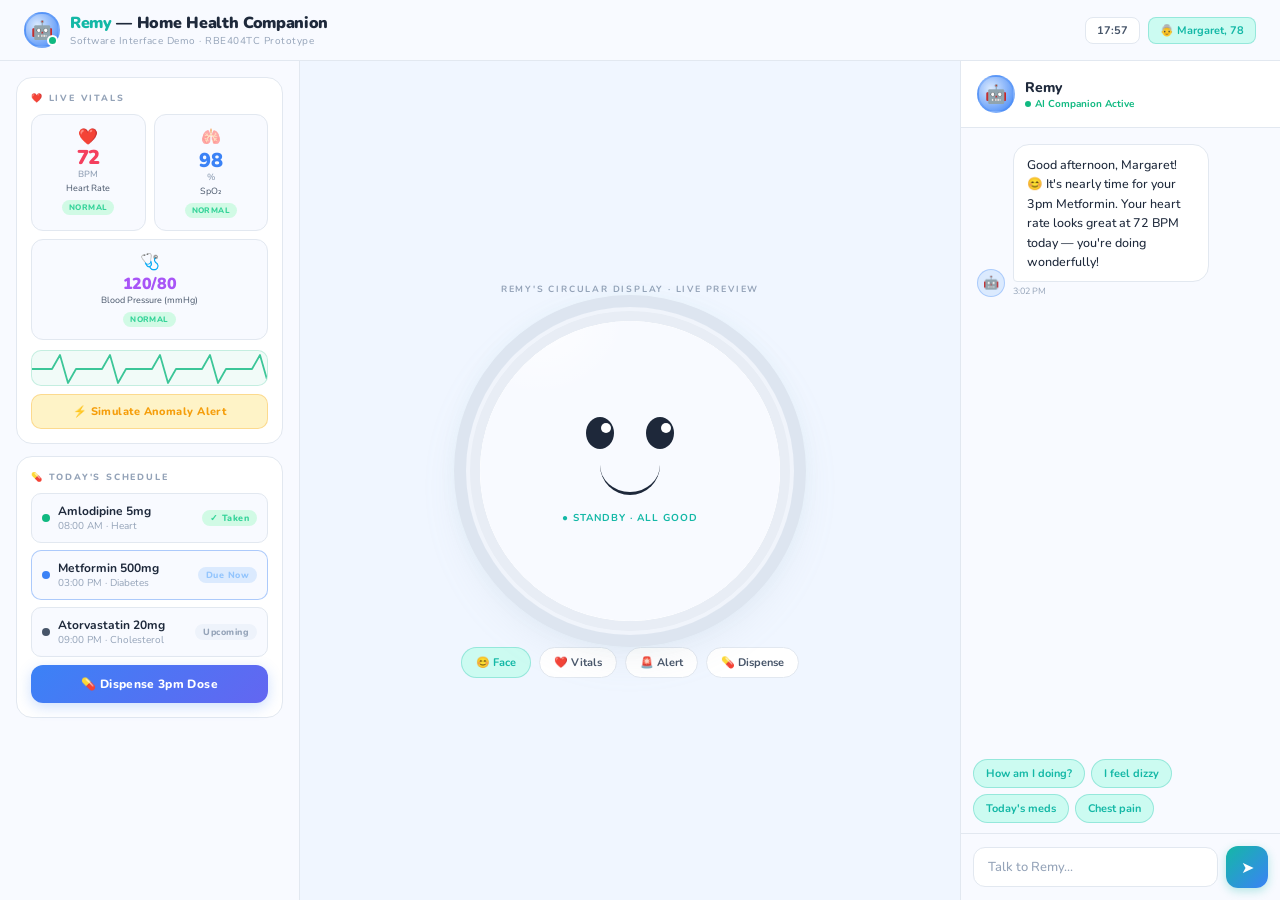
<file: index.html>
<!DOCTYPE html>
<html lang="en">
<head>
<meta charset="UTF-8">
<meta name="viewport" content="width=device-width, initial-scale=1.0">
<title>Remy – Live Demo</title>
<link rel="stylesheet" href="style.css">
</head>
<body>

<!-- TOP BAR -->
<div class="topbar">
  <div class="topbar-left">
    <div class="remy-dot">🤖<div class="online-ring"></div></div>
    <div>
      <div class="topbar-title"><span>Remy</span> — Home Health Companion</div>
      <div class="topbar-sub">Software Interface Demo · RBE404TC Prototype</div>
    </div>
  </div>
  <div class="topbar-right">
    <div class="top-badge" id="clock">--:--</div>
    <div class="top-badge user">👵 Margaret, 78</div>
  </div>
</div>

<div class="layout">

  <!-- ─── LEFT: VITALS + MEDS ─── -->
  <div class="left-panel">

    <!-- Alert -->
    <div class="alert-bar" id="alertBar">
      <div class="alert-icon">🚨</div>
      <div class="alert-text"><strong>High Heart Rate</strong><br>112 BPM detected. Caregiver notified.</div>
      <button class="alert-close" onclick="dismissAlert()">✕</button>
    </div>

    <!-- Vitals -->
    <div class="vitals-block">
      <div class="panel-label">❤️ Live Vitals</div>
      <div class="vitals-grid">
        <div class="vital">
          <span class="vital-heart">❤️</span>
          <div class="vital-val" id="bpmVal" style="color:#f43f5e">72</div>
          <div class="vital-unit">BPM</div>
          <div class="vital-lbl">Heart Rate</div>
          <div class="vital-status s-normal" id="bpmSt">Normal</div>
        </div>
        <div class="vital">
          <span class="vital-icon">🫁</span>
          <div class="vital-val" style="color:#3b82f6">98</div>
          <div class="vital-unit">%</div>
          <div class="vital-lbl">SpO₂</div>
          <div class="vital-status s-normal">Normal</div>
        </div>
        <div class="vital" style="grid-column:1/-1">
          <span class="vital-icon">🩺</span>
          <div class="vital-val" style="color:#a855f7;font-size:16px">120/80</div>
          <div class="vital-lbl">Blood Pressure (mmHg)</div>
          <div class="vital-status s-normal">Normal</div>
        </div>
      </div>

      <div class="wave-wrap">
        <svg width="800" height="36" viewBox="0 0 800 36">
          <polyline points="0,18 20,18 28,4 36,32 44,18 70,18 78,4 86,32 94,18 120,18 128,4 136,32 144,18 170,18 178,4 186,32 194,18 220,18 228,4 236,32 244,18 270,18 278,4 286,32 294,18 320,18 328,4 336,32 344,18 370,18 378,4 386,32 394,18 420,18 428,4 436,32 444,18 470,18 478,4 486,32 494,18 520,18 528,4 536,32 544,18 570,18 578,4 586,32 594,18 620,18 628,4 636,32 644,18 670,18 678,4 686,32 694,18 720,18 728,4 736,32 744,18 770,18 778,4 786,32 794,18 800,18"
            fill="none" stroke="#10b981" stroke-width="1.8" stroke-linecap="round" stroke-linejoin="round" opacity="0.8"/>
        </svg>
      </div>

      <button class="btn-sim" onclick="simulateAlert()">⚡ Simulate Anomaly Alert</button>
    </div>

    <!-- Meds -->
    <div class="meds-block">
      <div class="panel-label">💊 Today's Schedule</div>
      <div class="med-list">
        <div class="med-item">
          <div class="med-dot" style="background:#10b981"></div>
          <div class="med-info">
            <div class="med-name">Amlodipine 5mg</div>
            <div class="med-time">08:00 AM · Heart</div>
          </div>
          <div class="med-tag med-taken">✓ Taken</div>
        </div>
        <div class="med-item" style="border-color:rgba(59,130,246,0.4)">
          <div class="med-dot" style="background:#3b82f6"></div>
          <div class="med-info">
            <div class="med-name">Metformin 500mg</div>
            <div class="med-time">03:00 PM · Diabetes</div>
          </div>
          <div class="med-tag med-due" id="metTag">Due Now</div>
        </div>
        <div class="med-item">
          <div class="med-dot" style="background:#475569"></div>
          <div class="med-info">
            <div class="med-name">Atorvastatin 20mg</div>
            <div class="med-time">09:00 PM · Cholesterol</div>
          </div>
          <div class="med-tag med-upcoming">Upcoming</div>
        </div>
      </div>
      <button class="btn-dispense" onclick="dispensePill()">💊 Dispense 3pm Dose</button>
    </div>

  </div>

  <!-- ─── CENTRE: CIRCULAR SCREEN ─── -->
  <div class="centre-panel">
    <div class="screen-label">Remy's Circular Display · Live Preview</div>

    <div class="remy-screen-outer">
      <div class="screen-inner">

        <!-- FACE (default) -->
        <div class="screen-face">
          <div class="face-eyes">
            <div class="eye"></div>
            <div class="eye"></div>
          </div>
          <div class="face-smile"></div>
          <div class="face-status">● STANDBY · ALL GOOD</div>
        </div>

        <!-- VITALS VIEW -->
        <div class="screen-vitals">
          <div class="sv-title">❤️ Heart Rate</div>
          <div class="sv-main" id="screenBPM">72</div>
          <div class="sv-unit">BPM · Normal</div>
          <div class="sv-row">
            <div class="sv-item">
              <div class="sv-val" style="color:#3b82f6">98%</div>
              <div class="sv-lbl">SpO₂</div>
            </div>
            <div class="sv-divider"></div>
            <div class="sv-item">
              <div class="sv-val" style="color:#a855f7">120/80</div>
              <div class="sv-lbl">BP mmHg</div>
            </div>
          </div>
        </div>

        <!-- ALERT VIEW -->
        <div class="screen-alert">
          <div class="sa-icon">🚨</div>
          <div class="sa-title">High Heart Rate!</div>
          <div class="sa-val">112</div>
          <div class="sa-sub">BPM — above threshold<br>Sarah has been notified<br><span style="color:#f43f5e">Please rest & breathe slowly</span></div>
        </div>

        <!-- DISPENSE VIEW -->
        <div class="screen-dispense">
          <div class="sd-icon">💊</div>
          <div class="sd-title">Dispensing...</div>
          <div class="sd-name">Metformin 500mg<br><span style="color:#475569;font-size:10px">3:00 PM dose</span></div>
          <div class="sd-bar"><div class="sd-fill"></div></div>
        </div>

      </div>
    </div>

    <!-- Screen tabs -->
    <div class="screen-tabs">
      <button class="screen-tab active" onclick="setScreen('face', this)">😊 Face</button>
      <button class="screen-tab" onclick="setScreen('vitals', this)">❤️ Vitals</button>
      <button class="screen-tab" onclick="setScreen('alert', this)">🚨 Alert</button>
      <button class="screen-tab" onclick="setScreen('dispense', this)">💊 Dispense</button>
    </div>
  </div>

  <!-- ─── RIGHT: CHAT ─── -->
  <div class="right-panel">
    <div class="chat-head">
      <div class="chat-avatar">🤖</div>
      <div>
        <div class="chat-name">Remy</div>
        <div class="chat-sub"><div class="chat-dot"></div> AI Companion Active</div>
      </div>
    </div>

    <div class="messages" id="messages">
      <div class="msg bot">
        <div class="msg-av bot">🤖</div>
        <div>
          <div class="msg-bubble">Good afternoon, Margaret! 😊 It's nearly time for your 3pm Metformin. Your heart rate looks great at 72 BPM today — you're doing wonderfully!</div>
          <div class="msg-time">3:02 PM</div>
        </div>
      </div>
    </div>

    <div class="quick-wrap">
      <button class="qbtn" onclick="sendQ('How am I doing today?')">How am I doing?</button>
      <button class="qbtn" onclick="sendQ('I feel dizzy')">I feel dizzy</button>
      <button class="qbtn" onclick="sendQ('What medications do I have left today?')">Today's meds</button>
      <button class="qbtn" onclick="sendQ('I have chest pain')">Chest pain</button>
    </div>

    <div class="input-wrap">
      <input class="chat-input" id="chatInput" placeholder="Talk to Remy..." onkeydown="if(event.key==='Enter')sendMsg()"/>
      <button class="send-btn" id="sendBtn" onclick="sendMsg()">➤</button>
    </div>
  </div>

</div>

<!-- TOAST -->
<div class="toast" id="toast">✅ Metformin 500mg dispensed into tray!</div>

<script src="script.js"></script>
</body>
</html>
</file>
<file: style.css>
@import url('https://fonts.googleapis.com/css2?family=Nunito:wght@300;400;600;700;800;900&family=Lora:ital,wght@0,400;1,400&display=swap');

  :root {
    --bg: #f0f6ff;
    --surface: #ffffff;
    --surface2: #f8faff;
    --surface3: #eef3fb;
    --blue: #3b82f6;
    --blue-light: #dbeafe;
    --blue-mid: #93c5fd;
    --teal: #14b8a6;
    --teal-light: #ccfbf1;
    --green: #10b981;
    --green-light: #d1fae5;
    --red: #f43f5e;
    --red-light: #fce7f3;
    --amber: #f59e0b;
    --amber-light: #fef3c7;
    --text: #1e293b;
    --text-mid: #475569;
    --text-dim: #94a3b8;
    --border: #e2e8f0;
    --shadow: rgba(148,163,184,0.12);
    --radius: 16px;
  }

  * { box-sizing: border-box; margin: 0; padding: 0; }

  body {
    background: var(--bg);
    font-family: 'Nunito', sans-serif;
    color: var(--text);
    min-height: 100vh;
    display: flex;
    flex-direction: column;
  }

  /* TOP BAR */
  .topbar {
    background: var(--surface2);
    border-bottom: 1px solid var(--border);
    padding: 12px 24px;
    display: flex;
    align-items: center;
    justify-content: space-between;
    position: sticky;
    top: 0;
    z-index: 100;
  }

  .topbar-left { display: flex; align-items: center; gap: 10px; }

  .remy-dot {
    width: 36px; height: 36px;
    background: radial-gradient(circle at 35% 35%, #dbeafe, #3b82f6);
    border-radius: 50%;
    display: flex; align-items: center; justify-content: center;
    font-size: 18px;
    border: 2px solid rgba(59,130,246,0.4);
    position: relative;
  }

  .online-ring {
    position: absolute; bottom: 0; right: 0;
    width: 11px; height: 11px;
    background: var(--green);
    border-radius: 50%;
    border: 2px solid var(--surface);
    animation: pulse 2s infinite;
  }

  @keyframes pulse { 0%,100%{opacity:1} 50%{opacity:0.4} }

  .topbar-title { font-size: 16px; font-weight: 900; color: var(--text); letter-spacing: -0.02em; }
  .topbar-title span { color: var(--teal); }
  .topbar-sub { font-size: 10px; color: var(--text-dim); letter-spacing: 0.05em; }

  .topbar-right { display: flex; gap: 8px; align-items: center; }

  .top-badge {
    font-size: 11px; font-weight: 700;
    padding: 5px 11px; border-radius: 8px;
    border: 1px solid var(--border);
    background: var(--surface);
    color: var(--text-mid);
  }

  .top-badge.user { background: var(--teal-light); color: var(--teal); border-color: rgba(20,184,166,0.3); }

  /* MAIN LAYOUT */
  .layout {
    display: grid;
    grid-template-columns: 300px 1fr 320px;
    flex: 1;
    overflow: hidden;
    height: calc(100vh - 57px);
  }

  /* ─── LEFT PANEL ─── */
  .left-panel {
    background: var(--surface2);
    border-right: 1px solid var(--border);
    overflow-y: auto;
    padding: 16px;
    display: flex;
    flex-direction: column;
    gap: 12px;
  }

  .panel-label {
    font-size: 9px; font-weight: 800;
    letter-spacing: 0.2em; text-transform: uppercase;
    color: var(--text-dim); margin-bottom: 2px;
  }

  /* VITALS */
  .vitals-block {
    background: var(--surface);
    border: 1px solid var(--border);
    border-radius: var(--radius);
    padding: 14px;
  }

  .vitals-grid { display: grid; grid-template-columns: 1fr 1fr; gap: 8px; margin-top: 10px; }

  .vital {
    background: var(--surface2);
    border: 1px solid var(--border);
    border-radius: 12px;
    padding: 11px;
    text-align: center;
  }

  .vital-icon { font-size: 16px; margin-bottom: 3px; display: block; }
  .vital-val { font-size: 20px; font-weight: 900; letter-spacing: -0.03em; line-height: 1; }
  .vital-unit { font-size: 9px; color: var(--text-dim); font-weight: 600; }
  .vital-lbl { font-size: 9px; color: var(--text-mid); margin-top: 2px; }

  .vital-status {
    font-size: 8px; font-weight: 800; padding: 2px 7px;
    border-radius: 20px; display: inline-block; margin-top: 5px;
    text-transform: uppercase; letter-spacing: 0.05em;
  }

  .s-normal { background: var(--green-light); color: #34d399; }
  .s-warn   { background: var(--amber-light); color: var(--amber); }
  .s-alert  { background: var(--red-light);   color: var(--red); }

  .vital-heart { animation: hb 1.1s ease-in-out infinite; display: block; }
  @keyframes hb { 0%,100%{transform:scale(1)} 15%{transform:scale(1.3)} 30%{transform:scale(1)} 45%{transform:scale(1.15)} }

  /* Waveform */
  .wave-wrap {
    margin-top: 10px; height: 36px;
    background: rgba(16,185,129,0.06);
    border: 1px solid rgba(16,185,129,0.2);
    border-radius: 10px; overflow: hidden; position: relative;
  }
  .wave-wrap svg { position: absolute; animation: scrollWave 2.8s linear infinite; }
  @keyframes scrollWave { from{transform:translateX(0)} to{transform:translateX(-50%)} }

  /* Buttons */
  .btn-sim {
    width: 100%; padding: 9px; margin-top: 8px;
    border: 1px solid rgba(245,158,11,0.3);
    border-radius: 10px;
    background: var(--amber-light);
    color: var(--amber);
    font-family: 'Nunito', sans-serif;
    font-size: 11px; font-weight: 800; cursor: pointer;
    transition: all 0.2s; letter-spacing: 0.04em;
  }
  .btn-sim:hover { background: rgba(245,158,11,0.25); transform: translateY(-1px); }

  /* MEDS */
  .meds-block {
    background: var(--surface);
    border: 1px solid var(--border);
    border-radius: var(--radius);
    padding: 14px;
  }

  .med-list { display: flex; flex-direction: column; gap: 7px; margin-top: 10px; }

  .med-item {
    display: flex; align-items: center; gap: 8px;
    background: var(--surface2); border: 1px solid var(--border);
    border-radius: 10px; padding: 9px 10px;
    transition: border-color 0.2s;
  }

  .med-dot { width: 8px; height: 8px; border-radius: 50%; flex-shrink: 0; }
  .med-name { font-size: 12px; font-weight: 700; }
  .med-time { font-size: 10px; color: var(--text-dim); }
  .med-info { flex: 1; }

  .med-tag {
    font-size: 9px; font-weight: 800; padding: 2px 8px;
    border-radius: 20px; letter-spacing: 0.05em;
  }
  .med-taken    { background: var(--green-light); color: #34d399; }
  .med-due      { background: var(--blue-light);  color: var(--blue-mid); }
  .med-upcoming { background: var(--surface3);    color: var(--text-dim); }

  .btn-dispense {
    width: 100%; padding: 11px; margin-top: 8px;
    border: none; border-radius: 12px;
    background: linear-gradient(135deg, var(--blue), #6366f1);
    color: #fff;
    font-family: 'Nunito', sans-serif;
    font-size: 12px; font-weight: 800; cursor: pointer;
    transition: all 0.2s; letter-spacing: 0.03em;
    box-shadow: 0 4px 14px rgba(59,130,246,0.25);
  }
  .btn-dispense:hover { transform: translateY(-2px); box-shadow: 0 6px 20px rgba(59,130,246,0.35); }

  /* ALERT */
  .alert-bar {
    background: var(--red-light); border: 1px solid rgba(244,63,94,0.35);
    border-radius: 12px; padding: 11px 13px;
    display: none; align-items: flex-start; gap: 9px;
    animation: alertIn 0.35s ease;
  }
  .alert-bar.show { display: flex; }
  @keyframes alertIn { from{opacity:0;transform:translateY(-6px)} to{opacity:1;transform:translateY(0)} }

  .alert-icon { font-size: 18px; flex-shrink: 0; }
  .alert-text { font-size: 11px; font-weight: 700; color: var(--red); line-height: 1.4; flex: 1; }
  .alert-close { background: none; border: none; cursor: pointer; color: var(--red); font-size: 15px; padding: 0 2px; }

  /* ─── CENTRE: REMY CIRCULAR SCREEN ─── */
  .centre-panel {
    display: flex;
    flex-direction: column;
    align-items: center;
    justify-content: center;
    background: var(--bg);
    padding: 24px;
    gap: 16px;
    overflow: hidden;
  }

  .screen-label {
    font-size: 9px; font-weight: 700;
    letter-spacing: 0.2em; text-transform: uppercase;
    color: var(--text-dim);
  }

  /* THE CIRCULAR SCREEN */
  .remy-screen-outer {
    width: 320px; height: 320px;
    border-radius: 50%;
    background: #ffffff;
    border: 10px solid #e8edf5;
    box-shadow:
      0 0 0 4px #f0f4fb,
      0 0 0 16px #dde5f0,
      0 0 32px rgba(20,184,166,0.12),
      0 16px 48px rgba(148,163,184,0.2);
    position: relative;
    overflow: hidden;
    flex-shrink: 0;
  }

  /* Soft glare */
  .remy-screen-outer::before {
    content: '';
    position: absolute;
    top: -20%; left: -5%;
    width: 55%; height: 45%;
    background: radial-gradient(ellipse, rgba(255,255,255,0.7) 0%, transparent 70%);
    border-radius: 50%;
    transform: rotate(-20deg);
    pointer-events: none;
    z-index: 10;
  }

  /* Teal spinning ring accent */
  .remy-screen-outer::after {
    content: '';
    position: absolute;
    inset: -4px;
    border-radius: 50%;
    border: 3px solid transparent;
    border-top-color: var(--teal);
    border-right-color: var(--teal);
    opacity: 0.5;
    animation: spinRing 8s linear infinite;
    pointer-events: none;
  }

  @keyframes spinRing { from{transform:rotate(0deg)} to{transform:rotate(360deg)} }

  /* SCREEN CONTENT */
  .screen-inner {
    width: 100%; height: 100%;
    border-radius: 50%;
    overflow: hidden;
    display: flex;
    flex-direction: column;
    position: relative;
    background: #ffffff;
  }

  /* IDLE STATE — face */
  .screen-face {
    position: absolute; inset: 0;
    display: flex; flex-direction: column;
    align-items: center; justify-content: center;
    gap: 8px;
    background: #f8faff;
    transition: opacity 0.4s;
  }

  .face-eyes { display: flex; gap: 32px; margin-bottom: 4px; }

  .eye {
    width: 28px; height: 32px;
    background: #1e293b;
    border-radius: 50%;
    position: relative;
    animation: eyeBlink 4s ease-in-out infinite;
    overflow: hidden;
  }

  .eye::after {
    content: '';
    position: absolute;
    width: 10px; height: 10px;
    background: #fff;
    border-radius: 50%;
    top: 20%; left: 55%;
  }

  @keyframes eyeBlink {
    0%,90%,100% { transform: scaleY(1); }
    93% { transform: scaleY(0.05); }
  }

  .face-smile {
    width: 60px; height: 30px;
    border-bottom: 3px solid #1e293b;
    border-radius: 0 0 30px 30px;
    margin-top: 4px;
  }

  .face-status {
    font-size: 10px; color: var(--teal);
    letter-spacing: 0.1em; font-weight: 700;
    margin-top: 8px;
  }

  /* VITALS SCREEN STATE */
  .screen-vitals {
    position: absolute; inset: 0;
    display: flex; flex-direction: column;
    align-items: center; justify-content: center;
    padding: 24px;
    background: #f8faff;
    opacity: 0; transition: opacity 0.4s;
    pointer-events: none;
  }

  .sv-title { font-size: 10px; color: var(--teal); letter-spacing: 0.15em; text-transform: uppercase; margin-bottom: 12px; font-weight: 800; }

  .sv-main {
    font-size: 52px; font-weight: 900;
    color: var(--red); letter-spacing: -0.04em;
    line-height: 1; animation: hb 1.1s ease-in-out infinite;
  }

  .sv-unit { font-size: 13px; color: var(--text-mid); font-weight: 600; margin-top: 2px; }
  .sv-row { display: flex; gap: 16px; margin-top: 14px; }
  .sv-item { text-align: center; }
  .sv-val { font-size: 18px; font-weight: 900; color: var(--text); }
  .sv-lbl { font-size: 9px; color: var(--text-dim); }
  .sv-divider { width: 1px; background: var(--border); }

  /* ALERT SCREEN STATE */
  .screen-alert {
    position: absolute; inset: 0;
    display: flex; flex-direction: column;
    align-items: center; justify-content: center;
    padding: 28px;
    background: #fff5f7;
    opacity: 0; transition: opacity 0.4s;
    pointer-events: none;
  }

  .sa-icon { font-size: 36px; animation: alertBounce 0.6s ease infinite alternate; }
  @keyframes alertBounce { from{transform:scale(1)} to{transform:scale(1.1)} }
  .sa-title { font-size: 14px; font-weight: 900; color: var(--red); margin-top: 10px; text-align: center; }
  .sa-val { font-size: 42px; font-weight: 900; color: var(--red); margin: 4px 0; }
  .sa-sub { font-size: 10px; color: var(--text-mid); text-align: center; line-height: 1.5; }

  /* DISPENSE SCREEN STATE */
  .screen-dispense {
    position: absolute; inset: 0;
    display: flex; flex-direction: column;
    align-items: center; justify-content: center;
    padding: 24px;
    background: #f0fdf9;
    opacity: 0; transition: opacity 0.4s;
    pointer-events: none;
  }

  .sd-icon { font-size: 40px; animation: spinOnce 0.6s ease; }
  @keyframes spinOnce { from{transform:rotate(-20deg) scale(0.8)} to{transform:rotate(0) scale(1)} }
  .sd-title { font-size: 13px; font-weight: 900; color: var(--green); margin-top: 10px; }
  .sd-name { font-size: 11px; color: var(--text-mid); margin-top: 4px; text-align: center; }
  .sd-bar { width: 120px; height: 5px; background: #d1fae5; border-radius: 4px; margin-top: 12px; overflow: hidden; }
  .sd-fill { height: 100%; background: var(--green); border-radius: 4px; animation: fillBar 2s ease forwards; }
  @keyframes fillBar { from{width:0} to{width:100%} }

  /* Screen state controller */
  .screen-face     { opacity: 1; }
  .screen-vitals   { opacity: 0; }
  .screen-alert    { opacity: 0; }
  .screen-dispense { opacity: 0; }

  body.state-vitals   .screen-face { opacity: 0; }
  body.state-vitals   .screen-vitals { opacity: 1; pointer-events: auto; }

  body.state-alert    .screen-face { opacity: 0; }
  body.state-alert    .screen-alert { opacity: 1; pointer-events: auto; }

  body.state-dispense .screen-face { opacity: 0; }
  body.state-dispense .screen-dispense { opacity: 1; pointer-events: auto; }

  /* Screen tab buttons */
  .screen-tabs {
    display: flex; gap: 8px;
  }

  .screen-tab {
    font-family: 'Nunito', sans-serif;
    font-size: 11px; font-weight: 700;
    padding: 7px 14px; border-radius: 20px;
    border: 1px solid var(--border);
    background: var(--surface);
    color: var(--text-mid); cursor: pointer;
    transition: all 0.2s;
  }

  .screen-tab:hover { background: var(--surface2); color: var(--text); }
  .screen-tab.active { background: var(--teal-light); color: var(--teal); border-color: rgba(20,184,166,0.3); }

  /* ─── RIGHT PANEL: CHAT ─── */
  .right-panel {
    background: var(--surface2);
    border-left: 1px solid var(--border);
    display: flex; flex-direction: column;
    overflow: hidden;
  }

  .chat-head {
    padding: 14px 16px;
    border-bottom: 1px solid var(--border);
    display: flex; align-items: center; gap: 10px;
    background: var(--surface);
  }

  .chat-avatar {
    width: 38px; height: 38px; border-radius: 50%;
    background: radial-gradient(circle at 35% 35%, #dbeafe, #3b82f6);
    display: flex; align-items: center; justify-content: center;
    font-size: 18px; border: 2px solid rgba(59,130,246,0.3);
  }

  .chat-name { font-size: 14px; font-weight: 800; color: var(--text); }
  .chat-sub { font-size: 10px; color: var(--green); font-weight: 700; display: flex; align-items: center; gap: 4px; }
  .chat-dot { width: 6px; height: 6px; background: var(--green); border-radius: 50%; animation: pulse 2s infinite; }

  /* MESSAGES */
  .messages {
    flex: 1; overflow-y: auto;
    padding: 16px; display: flex; flex-direction: column; gap: 12px;
    scroll-behavior: smooth;
  }

  .msg { display: flex; gap: 8px; align-items: flex-end; animation: msgIn 0.3s ease both; }
  .msg.user { flex-direction: row-reverse; }

  @keyframes msgIn { from{opacity:0;transform:translateY(8px)} to{opacity:1;transform:translateY(0)} }

  .msg-av {
    width: 28px; height: 28px; border-radius: 50%;
    display: flex; align-items: center; justify-content: center;
    font-size: 13px; flex-shrink: 0;
  }

  .msg-av.bot  { background: var(--blue-light); border: 1px solid rgba(59,130,246,0.3); }
  .msg-av.user { background: var(--teal-light); border: 1px solid rgba(20,184,166,0.3); }

  .msg-bubble {
    max-width: 78%; padding: 10px 13px;
    border-radius: 16px; font-size: 12.5px; line-height: 1.55; font-weight: 500;
  }

  .bot  .msg-bubble { background: var(--surface); border: 1px solid var(--border); border-bottom-left-radius: 4px; color: var(--text); }
  .user .msg-bubble { background: linear-gradient(135deg, var(--blue), #6366f1); color: #fff; border-bottom-right-radius: 4px; }

  .msg-time { font-size: 9px; color: var(--text-dim); margin-top: 3px; }
  .bot  .msg-time { text-align: left; }
  .user .msg-time { text-align: right; }

  /* Typing */
  .typing { display: flex; gap: 8px; align-items: flex-end; }
  .typing-bubbles {
    background: var(--surface); border: 1px solid var(--border);
    border-radius: 16px; border-bottom-left-radius: 4px;
    padding: 12px 16px; display: flex; gap: 4px;
  }
  .td { width: 6px; height: 6px; background: var(--blue-mid); border-radius: 50%; animation: tdBounce 1.2s infinite; }
  .td:nth-child(2){animation-delay:0.2s} .td:nth-child(3){animation-delay:0.4s}
  @keyframes tdBounce { 0%,100%{transform:translateY(0);opacity:0.5} 50%{transform:translateY(-5px);opacity:1} }

  /* Quick replies */
  .quick-wrap { padding: 0 12px 10px; display: flex; gap: 6px; flex-wrap: wrap; }

  .qbtn {
    font-family: 'Nunito', sans-serif; font-size: 11px; font-weight: 700;
    padding: 6px 12px; border-radius: 20px;
    border: 1px solid rgba(20,184,166,0.3);
    background: var(--teal-light); color: var(--teal);
    cursor: pointer; transition: all 0.2s; white-space: nowrap;
  }
  .qbtn:hover { background: rgba(20,184,166,0.25); transform: translateY(-1px); }

  /* Input */
  .input-wrap {
    padding: 12px; border-top: 1px solid var(--border);
    display: flex; gap: 8px; align-items: center;
    background: var(--surface2);
  }

  .chat-input {
    flex: 1; padding: 10px 14px;
    border: 1px solid var(--border); border-radius: 12px;
    background: var(--surface); color: var(--text);
    font-family: 'Nunito', sans-serif; font-size: 13px; font-weight: 500;
    outline: none; transition: border-color 0.2s;
  }
  .chat-input:focus { border-color: var(--teal); }
  .chat-input::placeholder { color: var(--text-dim); }

  .send-btn {
    width: 42px; height: 42px; border-radius: 12px; border: none;
    background: linear-gradient(135deg, var(--teal), var(--blue));
    color: #fff; font-size: 16px; cursor: pointer; flex-shrink: 0;
    display: flex; align-items: center; justify-content: center;
    transition: all 0.2s; box-shadow: 0 3px 10px rgba(20,184,166,0.3);
  }
  .send-btn:hover { transform: translateY(-2px); box-shadow: 0 5px 16px rgba(20,184,166,0.4); }
  .send-btn:disabled { opacity: 0.4; cursor: not-allowed; transform: none; }

  /* TOAST */
  .toast {
    position: fixed; bottom: 80px; left: 50%; transform: translateX(-50%) translateY(80px);
    background: var(--surface); border: 1px solid rgba(16,185,129,0.4);
    border-radius: 14px; padding: 12px 20px;
    font-size: 12px; font-weight: 700; color: var(--green);
    box-shadow: 0 8px 32px rgba(0,0,0,0.4);
    opacity: 0; transition: all 0.4s cubic-bezier(0.34,1.56,0.64,1);
    z-index: 999; white-space: nowrap;
  }
  .toast.show { transform: translateX(-50%) translateY(0); opacity: 1; }

  /* Scrollbars */
  .messages::-webkit-scrollbar, .left-panel::-webkit-scrollbar { width: 3px; }
  .messages::-webkit-scrollbar-thumb, .left-panel::-webkit-scrollbar-thumb { background: var(--border); border-radius: 3px; }

  @media (max-width: 900px) {
    .layout { grid-template-columns: 1fr; grid-template-rows: auto 360px auto; }
    .left-panel { max-height: 280px; border-right: none; border-bottom: 1px solid var(--border); }
    .remy-screen-outer { width: 240px; height: 240px; }
  }
</file>
